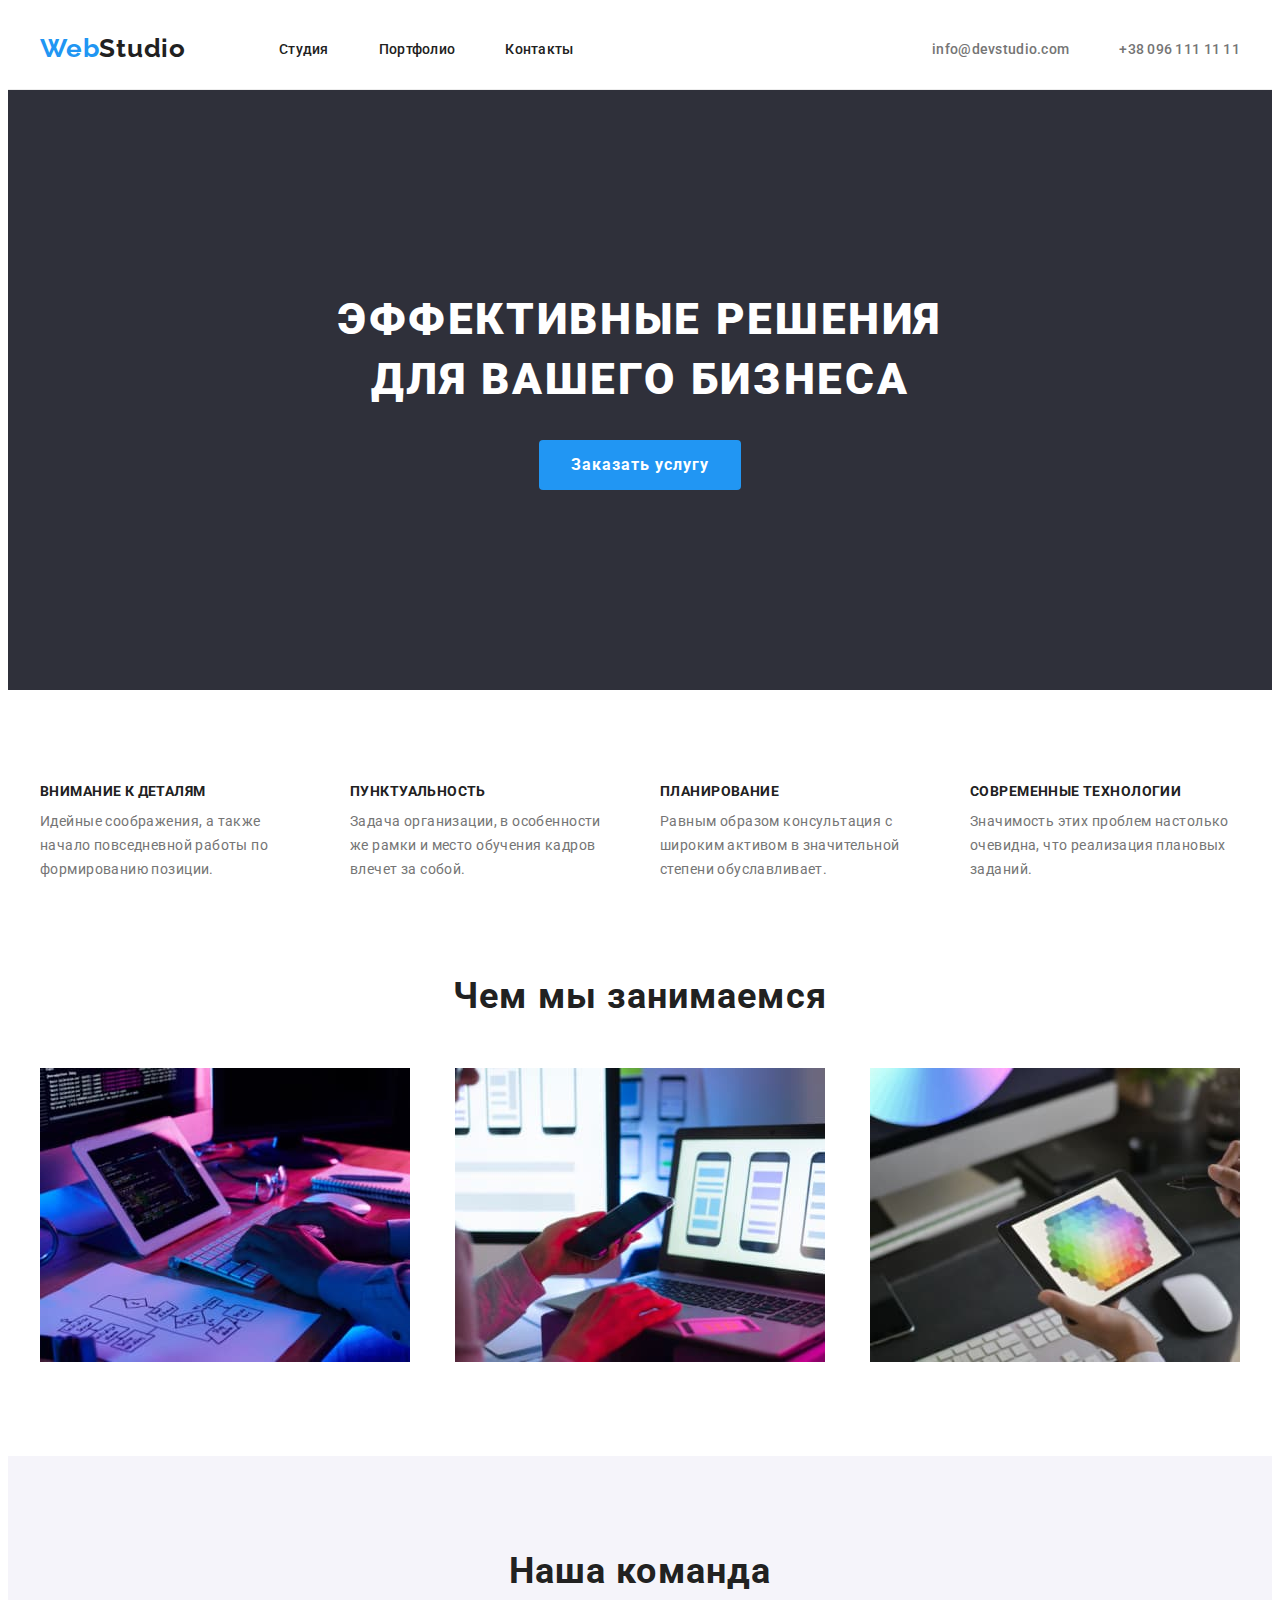
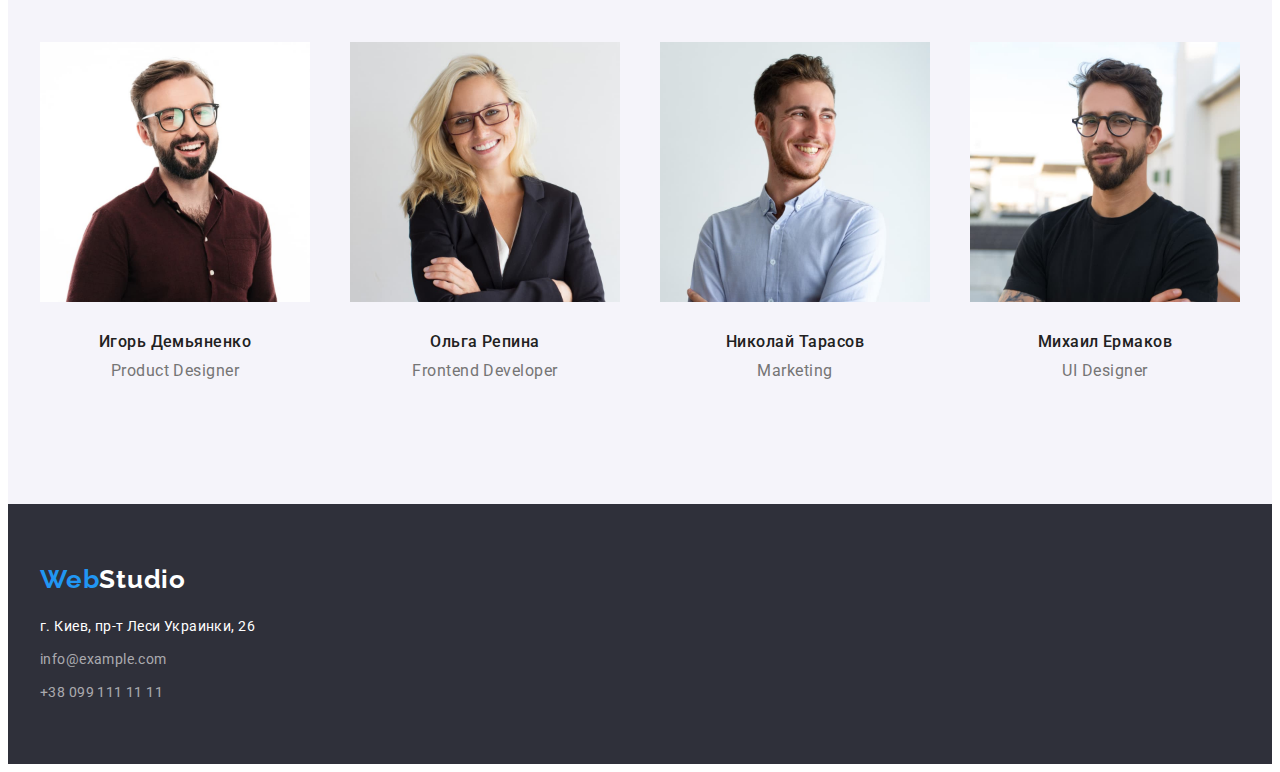
<file: index.html>
<!doctype html>
    <html lang="ru">
    <head>
        <meta charset="UTF-8">
        <meta http-equiv="X-UA-Compatible" content="IE=edge">
        <meta name="viewport" content="width=device-width, initial-scale=1.0">
        <link rel="preconnect" href="https://fonts.googleapis.com"> 
        <link rel="preconnect" href="https://fonts.gstatic.com" crossorigin> 
        <link href="https://fonts.googleapis.com/css2?family=Raleway:wght@700&family=Roboto:wght@400;500;700;900&display=swap" rel="stylesheet">
        <title>WebStudio</title>
        <link rel="stylesheet" href="https://cdnjs.cloudflare.com/ajax/libs/modern-normalize/1.1.0/modern-normalize.min.css" integrity="sha512-wpPYUAdjBVSE4KJnH1VR1HeZfpl1ub8YT/NKx4PuQ5NmX2tKuGu6U/JRp5y+Y8XG2tV+wKQpNHVUX03MfMFn9Q==" crossorigin="anonymous" referrerpolicy="no-referrer" />
        <link rel="stylesheet" href="./css/styles.css">
    </head>
    <body>
        <header class="heading">
            <div class="container">
                <a href="./index.html" class="heading-logo">Web<span class="heading-studio">Studio</span></a>
                    <nav class="heading-nav">
                        <ul class="heading-list">
                                <li class="heading-item"><a href="./index.html" class="heading-link heading-vis">Студия</a></li>
                                <li class="heading-item"><a href="./portfolio.html" class="heading-link">Портфолио</a></li>   
                                <li class="heading-item"><a href="" class="heading-link">Контакты</a></li>
                        </ul>
                    </nav>
                    <ul class="contact-list">
                        <li class="contact-site"><a href="mailto:info@devstudio.com" class="contact-site-link">info@devstudio.com</a></li>
                        <li class="contact-tel"><a href="tel:+380961111111" class="contact-tel-link">+38 096 111 11 11</a></li>
                    </ul>
            </div>
        </header>
        <main>
            <section class="hero">
                <div class="container">
                    <h1 class="hero-heading">Эффективные решения для вашего бизнеса</h1>
                    <button type="button" class="btn-hero">Заказать услугу</button>
                </div>
        </section>
            <section class="features">
                <div class="container">
                    <h2 class="unvisible">Наши преимущества</h2>
                    <ul class="features-list">
                        <li class="features-item">
                            <div class="details">
                                <h3 class="features-name">Внимание к деталям</h3>
                                <p class="features-article">Идейные соображения, а также начало повседневной работы по формированию позиции.</p>
                            </div>
                        </li>
                        <li class="features-item">
                                <h3 class="features-name">Пунктуальность</h3>
                                <p class="features-article">Задача организации, в особенности же рамки и место обучения кадров влечет за собой.</p>
                        </li>
                        <li class="features-item">
                            <h3 class="features-name">Планирование</h3>
                            <p class="features-article">Равным образом консультация с широким активом в значительной степени обуславливает.</p>
                        </li>
                        <li class="features-item">
                            <h3 class="features-name">Современные технологии</h3>
                            <p class="features-article">Значимость этих проблем настолько очевидна, что реализация плановых заданий.</p>
                        </li>
                    </ul>
                </div>    
            </section>
            <section class="projects">
            <div class="container">
                <h2 class="projects-a">Чем мы занимаемся</h2>
                <ul class="project-list">
                    <li class="project-items">
                        <img 
                        src="./images/img-4.jpg" 
                        alt="печатает на клавиатуре"
                        width="370"
                        height="294">
                    </li>
                    <li class="project-items">
                        <img 
                        src="./images/img-2-2.jpg" 
                        alt="девушка смотрит в ноутбук"
                        width="370"
                        height="294">
                    </li>
                    <li class="project-items">
                        <img 
                        src="./images/img-3-2.jpg" 
                        alt="девушка смотрит на планшет"
                        width="370"
                        height="294">
                    </li>
                </ul>
            </div>
            </section>
            <section class="team-section">
                <div class="container">
                    <h2 class="team">Наша команда</h2>
                    <ul class="team-list">
                        <li class="team-item">
                            <img 
                            src="./images/img-5-2.jpg" 
                            alt="product designer" 
                            width="270" 
                            height="260">
                            <div class="team-text">
                                <h3 class="team-name">Игорь Демьяненко</h3>
                                <p lang="en" class="team-position">Product Designer</p>
                            </div>
                        </li>
                        <li class="team-item">
                            <img 
                            src="./images/img-6-2.jpg" 
                            alt="frontend developer" 
                            width="270" 
                            height="260">
                            <div class="team-text">
                                <h3 class="team-name">Ольга Репина</h3>
                                <p lang="en" class="team-position">Frontend Developer</p>
                            </div>
                        </li>
                        <li class="team-item">
                            <img 
                            src="./images/img-7-2.jpg" 
                            alt="marketing" 
                            width="270" 
                            height="260">
                            <div class="team-text">
                                <h3 class="team-name">Николай Тарасов</h3>
                                <p lang="en" class="team-position">Marketing</p>
                            </div>
                        </li>
                        <li class="team-item">
                            <img
                            src="./images/img-8-2.jpg" 
                            alt="ui designer" 
                            width="270" 
                            height="260">
                            <div class="team-text">
                                <h3 class="team-name">Михаил Ермаков</h3>
                                <p lang="en" class="team-position">UI Designer</p>
                            </div>
                        </li>
                    </ul>
                </div>
            </section>
        </main>
        <footer class="footer">
            <div class="container">
            <a href="" class="footer-logo">Web<span class="footer-studio">Studio</span></a>
            <address class="footer-address">
                <ul class="adress-list">
                    <li class="adress-item"> 
                            <a href="https://goo.gl/maps/oQSmJEKTo5pEqNGw6" 
                            target="_blank"    
                            rel="noopener noreferrer"
                            class="adress-loc-text">г. Киев, пр-т Леси Украинки, 26</a>
                        </li>
                    <li class="adress-item"> 
                        <a href="mailto:info@example.com" class="adress-site-link">info@example.com</a>
                    </li>
                    <li class="adress-item"> 
                        <a href="tel:+380991111111" class="adress-tel-link">+38 099 111 11 11</a>
                    </li>
                </ul>
            </address>
            </div>
        </footer>
    </body>
    </html>
</file>
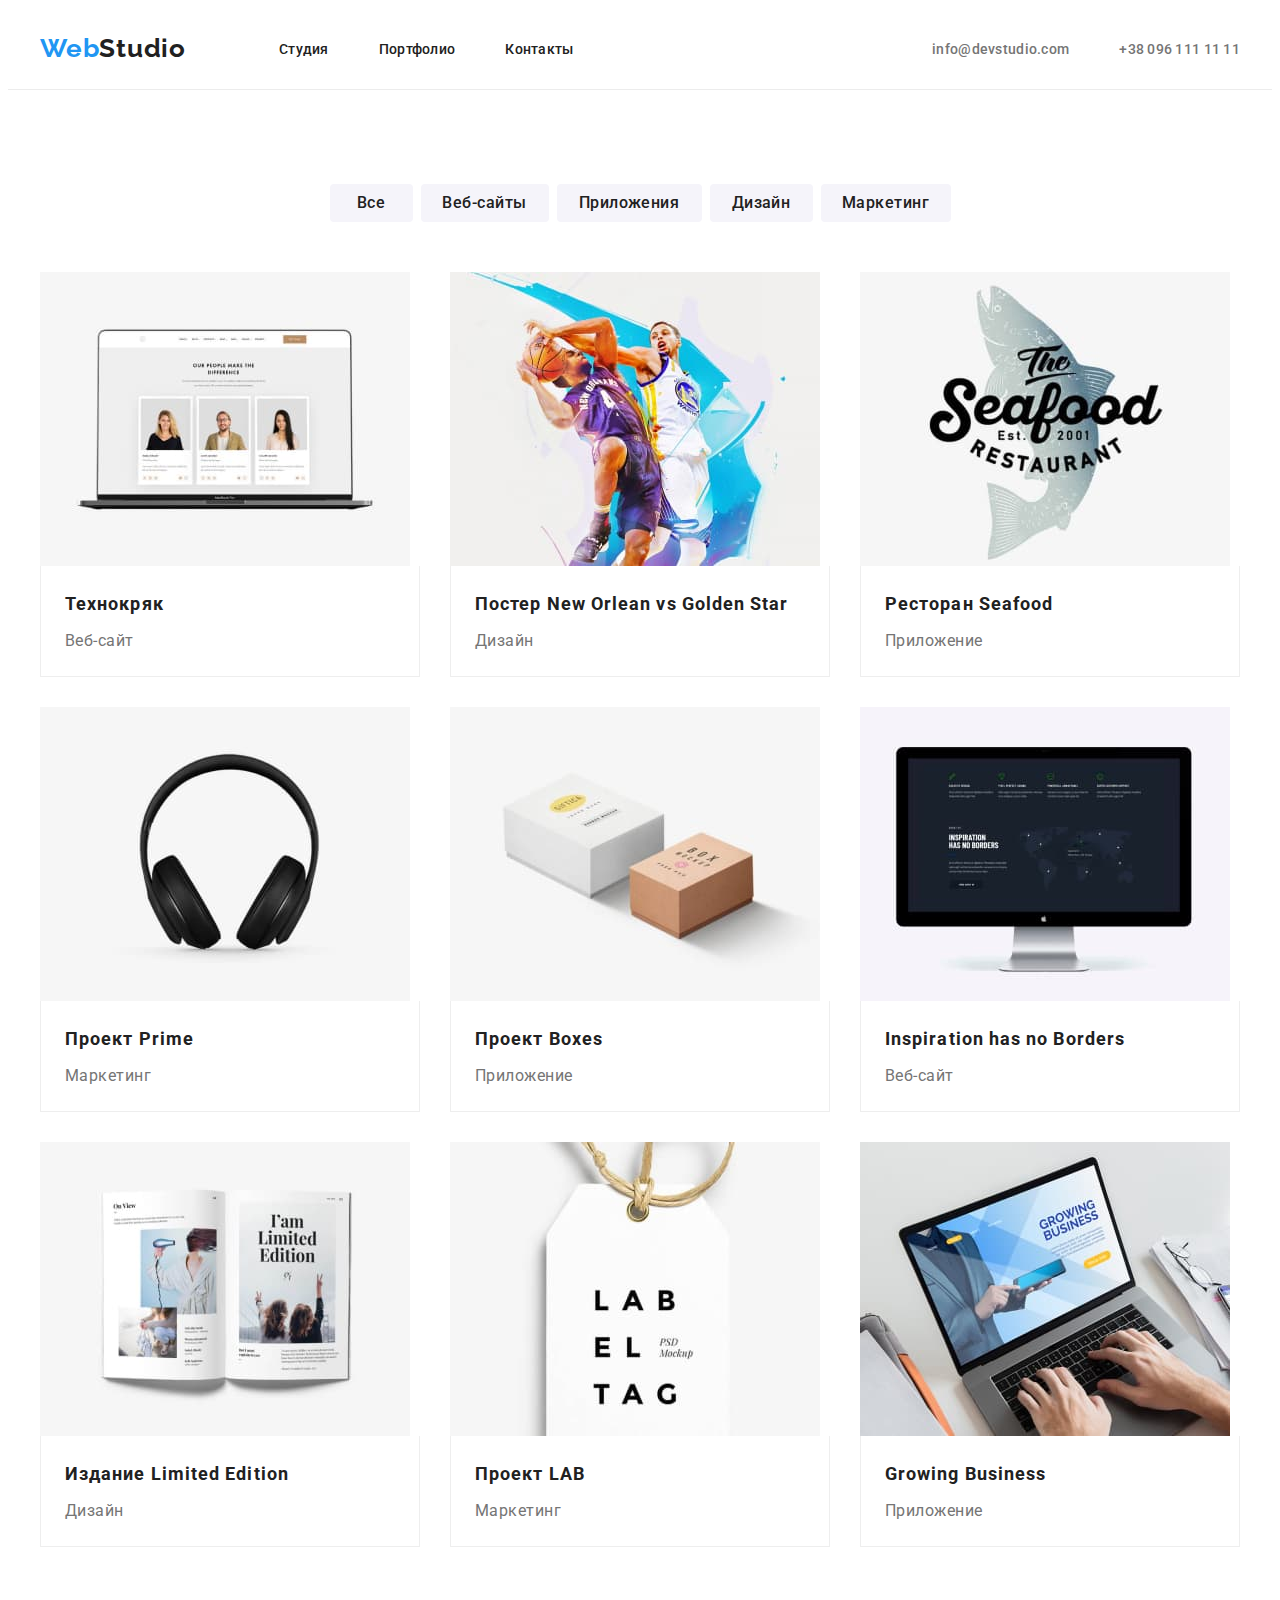
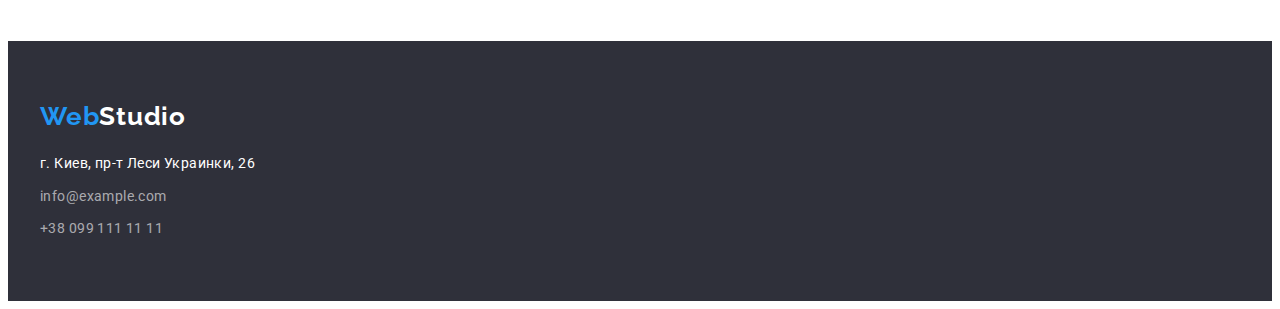
<file: portfolio.html>
<!doctype html>
<html lang="ru">
<head>
    <meta charset="UTF-8">
    <meta http-equiv="X-UA-Compatible" content="IE=edge">
    <meta name="viewport" content="width=device-width, initial-scale=1.0">
    <link rel="preconnect" href="https://fonts.googleapis.com"> 
    <link rel="preconnect" href="https://fonts.gstatic.com" crossorigin> 
    <link href="https://fonts.googleapis.com/css2?family=Raleway:wght@700&family=Roboto:wght@400;500;700;900&display=swap" rel="stylesheet">
    <title>Portfolio</title>
    <link rel="stylesheet" href="https://cdnjs.cloudflare.com/ajax/libs/modern-normalize/1.1.0/modern-normalize.min.css" integrity="sha512-wpPYUAdjBVSE4KJnH1VR1HeZfpl1ub8YT/NKx4PuQ5NmX2tKuGu6U/JRp5y+Y8XG2tV+wKQpNHVUX03MfMFn9Q==" crossorigin="anonymous" referrerpolicy="no-referrer" />
    <link rel="stylesheet" href="./css/styles.css">
</head>
<body>
    <header class="heading">
        <div class="container">
            <a href="./index.html" class="heading-logo">Web<span class="heading-studio">Studio</span></a>
            <nav class="heading-nav">
                <ul class="heading-list">
                    <li class="heading-item"><a href="./index.html" class="heading-link">Студия</a></li>
                    <li class="heading-item"><a href="./portfolio.html" class="heading-link portfolio-vis">Портфолио</a></li>   
                    <li class="heading-item"><a href="" class="heading-link">Контакты</a></li>
                </ul>
            </nav>
            <ul class="contact-list">
                <li class="contact-site"><a href="mailto:info@devstudio.com" class="contact-site-link">info@devstudio.com</a></li>
                <li class="contact-tel"><a href="tel:+380961111111" class="contact-tel-link">+38 096 111 11 11</a></li>
            </ul>
        </div>
    </header>
    <main> 
        <section class="btn">
            <div class="container">
                <h1 class="unvisible">Портфолио</h1>
                <h2 class="unvisible">Фильтр</h2>
                <ul class="btn-list">
                    <li class="btn-items">
                        <button type="button" class="btn-all" >Все</button>
                    </li>
                    <li class="btn-items">
                        <button type="button" class="btn-web" >Веб-сайты</button>
                    </li>
                    <li class="btn-items">
                        <button type="button" class="btn-app">Приложения</button>
                    </li>
                    <li class="btn-items">
                        <button type="button" class="btn-desighn">Дизайн</button>
                    </li>
                    <li class="btn-items">
                        <button type="button" class="btn-marketing">Маркетинг</button>
                    </li>
                </ul>
                <h2 class="unvisible">Навигация</h2>
                <ul class="portfolio-list">
                    <li class="portfolio-items">
                        <img                    
                         src="./images/img.jpg"     
                         alt="ноутбук"
                         width="370">
                        <div class="portfolio-border">
                            <h3 class="portfolio-name">Технокряк</h3>
                            <p class="portfolio-text">Веб-сайт</p>
                        </div>
                    </li>
                    <li class="portfolio-items">
                        <img            
                         src="./images/img-2.jpg"     
                         alt="баскетболисты"
                         width="370">
                        <div class="portfolio-border">
                            <h3 class="portfolio-name">Постер New Orlean vs Golden Star</h3>
                            <p class="portfolio-text">Дизайн</p>
                        </div>
                    </li>
                    <li class="portfolio-items">
                        <img    
                         src="./images/img-3.jpg"    
                         alt="эмблема рыбного ресторана"
                         width="370">
                        <div class="portfolio-border">
                            <h3 class="portfolio-name">Ресторан Seafood</h3>
                            <p class="portfolio-text">Приложение</p>
                        </div>
                    </li>
                    <li class="portfolio-items">
                        <img    
                         src="./images/img-4-2.jpg"     
                         alt="наушники"
                         width="370">
                        <div class="portfolio-border">
                            <h3 class="portfolio-name">Проект Prime</h3>
                            <p class="portfolio-text">Маркетинг</p>
                        </div>
                    </li>
                    <li class="portfolio-items">
                        <img    
                         src="./images/img-5.jpg"   
                         alt="две коробки"
                         width="370">
                        <div class="portfolio-border">
                            <h3 class="portfolio-name">Проект Boxes</h3>
                            <p class="portfolio-text">Приложение</p>
                        </div>
                    </li>
                    <li class="portfolio-items">
                        <img    
                         src="./images/img-6.jpg"   
                         alt="монитор компютера"
                         width="370">
                        <div class="portfolio-border">
                            <h3 class="portfolio-name">Inspiration has no Borders</h3>
                            <p class="portfolio-text">Веб-сайт</p>
                        </div>
                    </li>
                    <li class="portfolio-items">
                        <img    
                         src="./images/img-7.jpg"   
                         alt="открытая книга"
                         width="370">
                        <div class="portfolio-border">
                            <h3 class="portfolio-name">Издание Limited Edition</h3>
                            <p class="portfolio-text">Дизайн</p>
                        </div>
                    </li>
                    <li class="portfolio-items">
                        <img    
                         src="./images/img-8.jpg"   
                         alt="этикетка"
                         width="370">
                        <div class="portfolio-border">
                            <h3 class="portfolio-name">Проект LAB</h3>
                            <p class="portfolio-text">Маркетинг</p>
                        </div>
                    </li>
                    <li class="portfolio-items">
                        <img    
                         src="./images/img-9.jpg"   
                         alt="монитор ноутбука"
                         width="370">
                        <div class="portfolio-border">
                            <h3 class="portfolio-name">Growing Business</h3>
                            <p class="portfolio-text">Приложение</p>
                        </div>
                    </li>
                </ul>
            </div>
        </section>
        </main>
        <footer class="footer">
            <div class="container">
            <a href="" class="footer-logo">Web<span class="footer-studio">Studio</span></a>
            <address class="footer-address">
                <ul class="adress-list">
                    <li class="adress-item"> 
                            <a href="https://goo.gl/maps/oQSmJEKTo5pEqNGw6" 
                            target="_blank"    
                            rel="noopener noreferrer"
                            class="adress-loc-text">г. Киев, пр-т Леси Украинки, 26</a>
                        </li>
                    <li class="adress-item"> 
                        <a href="mailto:info@example.com" class="adress-site-link">info@example.com</a>
                    </li>
                    <li class="adress-item"> 
                        <a href="tel:+380991111111" class="adress-tel-link">+38 099 111 11 11</a>
                    </li>
                </ul>
            </address>
            </div>
        </footer>
</body>
</html>
</file>
<file: css/styles.css>
:root {
    --header-color: #FFFFFF;
    --main-color: #E5E5E5;
    --secondary-color: #2F303A;
    --team-color: #F5F4FA;
    --primary-text-color: #212121;
    --secondary-text-color: #757575;
    --logo-btn-color: #2196F3;
    --link-color: rgba(255, 255, 255, 0.6);
}
body{
    font-family:'Roboto', sans-serif;
}
p, h1, h2, h3, h4, h5, h6 {
    margin: 0%;
    padding: 0%;
}
ul, ol {
    margin: 0%;
    padding: 0%;
}
img {
    display: block;
}
/*--------------------------------------------Шапка---------------------------*/
.container {
    width: 1200px;
    margin: 0% auto;
    padding: 0% 15px;
}
.heading-list {
    display: flex;    
}
.contact-list {
    display: flex;
    margin-left: auto;
}
.heading .container {
    display: flex;
    align-items: center;
}
.heading {
    padding-top: 25px;
    padding-bottom: 25px;
    border-bottom-width: 1px;
    border-bottom-style: solid;
    border-bottom-color: #ECECEC;
    background-color: var(--header-color)
}
.heading-studio{
    color: var(--primary-text-color);
}
.heading-logo {
    margin-right: 93px;
    font-family: 'Raleway', sans-serif;
    font-weight: 700;
    font-size: 26px;
    line-height: 1.19;
    letter-spacing: 0.03em;
    color: var(--logo-btn-color);
    text-decoration: none;
}
.heading-item {
    list-style: none;
}
.heading-item:not(:last-child) {
    margin-right: 50px;
}
.portfolio-vis:visited {
    color:var(--logo-btn-color);
}
.heading-vis:visited {
    color: var(--logo-btn-color);
}
.heading-link {
    font-weight: 500;
    font-size: 14px;
    line-height: 1.14;
    letter-spacing: 0.02em;
    color: var(--primary-text-color);
    text-decoration: none;
}
.heading-link:hover,
.heading-link:focus {
    color: var(--logo-btn-color);
}
.contact-site {
    list-style: none;
}
.contact-site:not(:last-child) {
    margin-right: 50px;
}
.contact-tel {
    list-style: none;
}
.contact-site-link {
    font-weight: 500;
    font-size: 14px;
    line-height: 1.14;
    letter-spacing: 0.02em;
    color: var(--secondary-text-color);
    text-decoration: none;
}
.contact-tel-link {
    font-weight: 500;
    font-size: 14px;
    line-height: 1.14;
    letter-spacing: 0.02em;
    color: var(--secondary-text-color);
    text-decoration: none;
}
.contact-site-link:hover,
.contact-site-link:focus {
    color: var(--logo-btn-color);
}
.contact-tel-link:hover,
.contact-tel-link:focus {
    color: var(--logo-btn-color);
}
/*----------------------------------Hero-------------------------------*/
.hero {
    padding-top: 200px;
    padding-bottom: 200px;
    background-color: var(--secondary-color);
}
.hero-heading {
    margin-left: auto;
    margin-right: auto;
    font-family: inherit;
    width: 696px;
    font-weight: 900;
    font-size: 44px;
    line-height: 1.36;
    letter-spacing: 0.06em;
    text-align: center;
    color: var(--header-color);
    text-transform:uppercase;
}
.btn-hero {
    display: block;
    margin-top: 30px;
    margin-left: auto;
    margin-right: auto;
    padding: 10px 32px;
    border: none;
    border-radius: 4px;
    font-family: inherit;
    font-weight: 700;
    font-size: 16px;
    line-height: 1.88;
    letter-spacing: 0.06em;
    cursor: pointer;
    background-color: var(--logo-btn-color);
    color: var(--header-color)
}

/*-----------------------------Features-------------*/
.features {
    padding-top: 94px;
}
.features-item {
    width: 270px;
}
.features-item:not(:first-child) {
    margin-left: 30px;
}
.features-list {
    display: flex;
    justify-content: space-between;
    list-style: none;
}
.features-name {
    font-weight: 700;
    font-size: 14px;
    line-height: 1.14;
    letter-spacing: 0.03em;
    text-transform: uppercase;
    color: var(--primary-text-color);
}
.features-article {
    margin-top: 10px;
    font-size: 14px;
    line-height: 1.71;
    letter-spacing: 0.03em;
    color: var(--secondary-text-color)
}
/*----------------------------Projects----------------------*/
.projects {
    padding-top: 94px;
    padding-bottom: 94px;
}
.projects-a {
    font-weight: 700;
    font-size: 36px;
    line-height: 1.17;
    text-align: center;
    letter-spacing: 0.03em;
    color: var(--primary-text-color); 
}
.project-list {
    margin-top: 50px;
    list-style: none;
}
.project-list {
    display: flex;
    justify-content: space-between;
}
/*------------------------Team------------------------------*/
.team-section {
    padding-top: 94px;
    padding-bottom: 94px;
}
.team-section {
    background-color: var(--team-color);
}
.team {
    font-weight: 700;
    font-size: 36px;
    line-height: 1.17;
    text-align: center;
    letter-spacing: 0.03em;
    color: var(--primary-text-color);
}
.team-list {
    display: flex;
    justify-content: space-between;
    list-style: none;
    margin-top: 50px;
}
.team-name {
    font-weight: 500;
    font-size: 16px;
    line-height: 1.19;
    letter-spacing: 0.03em;
    color: var(--primary-text-color); 
}
.team-position {
    margin-top: 10px;
    line-height: 1.19;
    letter-spacing: 0.03em;
    color: var(--secondary-text-color);
}
    .team-text {
        padding-top: 30px;
        padding-bottom: 30px;
        text-align: center;
    }
/*----------------------------------Footer---------------------*/
.footer {
    padding-top: 60px;
    padding-bottom: 60px;
    background-color: var(--secondary-color);
}
.footer-address {
    font-style: normal;
}
.footer-studio {
    color: var(--header-color);
}
.footer-logo {
    display: block;
    margin-bottom: 20px;
    font-family: 'Raleway', sans-serif;
    text-decoration: none;
    font-weight: 700;
    font-size: 26px;
    line-height: 1.19;
    letter-spacing: 0.03em;
    color: var(--logo-btn-color);
}
.adress-list {
    list-style: none;
}
.adress-item:not(:last-child) {
    margin-bottom: 9px;
}
.adress-loc-text {
    text-decoration: none;
    font-size: 14px;
    line-height: 1.71;
    letter-spacing: 0.03em;
    color: var(--header-color);
}
.adress-loc-text:hover,
.adress-loc-text:focus {
    color: var(--logo-btn-color);
}
.adress-site-link {
    text-decoration: none;
    font-size: 14px;
    line-height: 1.71;
    letter-spacing: 0.03em;
    color: var(--link-color);
}
.adress-site-link:hover,
.adress-site-link:focus {
    color: var(--logo-btn-color);
}
.adress-tel-link {
    text-decoration: none;
    font-size: 14px;
    line-height: 1.71;
    letter-spacing: 0.03em;
    color: rgba(255, 255, 255, 0.6);
}
.adress-tel-link:hover,
.adress-tel-link:focus {
    color: var(--logo-btn-color);
}

/*----------------------portfolio-buttons------------------------*/
.btn {
    padding-top: 94px;
    padding-bottom: 94px;
}
.btn-list {
    display: flex;
    align-items: center;
    justify-content: center;
    list-style: none;
    margin-bottom: 50px;
}
.btn-items:not(:first-child) {
    margin-left: 8px;
}
.btn-all {
    min-width: 83px;
    height: 38px;
    border: none;
    border-radius: 4px;
    font-family: inherit;
    font-weight: 500;
    font-size: 16px;
    line-height: 1.63;
    text-align: center;
    letter-spacing: 0.03em;
    cursor: pointer;
    background-color: var(--team-color);
    color: var(--primary-text-color);
}
.btn-all:hover, 
.btn-all:focus {
    background-color: var(--logo-btn-color);
    color: var(--header-color)
}
.btn-web {
    min-width: 128px;
    height: 38px;
    border: none;
    border-radius: 4px;
    font-family: inherit;
    font-weight: 500;
    font-size: 16px;
    line-height: 1.63;
    text-align: center;
    letter-spacing: 0.03em;
    cursor: pointer;
    background-color: var(--team-color);
    color: var(--primary-text-color);
}
.btn-web:hover,
.btn-web:focus {
    background-color: var(--logo-btn-color);
    color: var(--header-color)
}
.btn-app {
    min-width: 145px;
    height: 38px;
    border: none;
    border-radius: 4px;
    font-family: inherit;
    font-weight: 500;
    font-size: 16px;
    line-height: 1.63;
    text-align: center;
    letter-spacing: 0.03em;
    cursor: pointer;
    background-color: var(--team-color);
    color: var(--primary-text-color);
}
.btn-app:hover,
.btn-app:focus {
    background-color: var(--logo-btn-color);
    color: var(--header-color)
}
.btn-desighn {
    min-width: 103px;
    height: 38px;
    border: none;
    border-radius: 4px;
    font-family: inherit;
    font-weight: 500;
    font-size: 16px;
    line-height: 1.63;
    text-align: center;
    letter-spacing: 0.03em;
    cursor: pointer;
    background-color: var(--team-color);
    color: var(--primary-text-color);
}
.btn-desighn:hover,
.btn-desighn:focus {
    background-color: var(--logo-btn-color);
    color: var(--header-color)
}
.btn-marketing {
    min-width: 130px;
    height: 38px;
    border: none;
    border-radius: 4px;
    font-family: inherit;
    font-weight: 500;
    font-size: 16px;
    line-height: 1.63;
    text-align: center;
    letter-spacing: 0.03em;
    cursor: pointer;
    background-color: var(--team-color);
    color: var(--primary-text-color);
}
.btn-marketing:hover,
.btn-marketing:focus {
    background-color: var(--logo-btn-color);
    color: var(--header-color)
}
/*----------------portfolio-photo---------------------*/
.portfolio-list {
    display: flex;
    flex-wrap: wrap;
    list-style: none;
    margin-left: -30px;
    margin-top: -30px;
}
.portfolio-items {
    flex-basis: calc(100% / 3 - 30px);
    margin-left: 30px;
    margin-top: 30px;
}
.portfolio-name {
    margin-bottom: 4px;
    font-size: 18px;
    line-height: 2;
    letter-spacing: 0.06em;
    color: var(--primary-text-color);
}
.portfolio-text {
    line-height: 1.87;
    letter-spacing: 0.03em;
    color: var(--secondary-text-color);
}
.portfolio-border {
    padding-top: 20px;
    padding-right: 24px;
    padding-bottom: 20px;
    padding-left: 24px;
    border-right: 1px solid #EEEEEE;
    border-bottom: 1px solid #EEEEEE;
    border-left: 1px solid #EEEEEE;
}
.unvisible {
    display: none;
}
</file>
